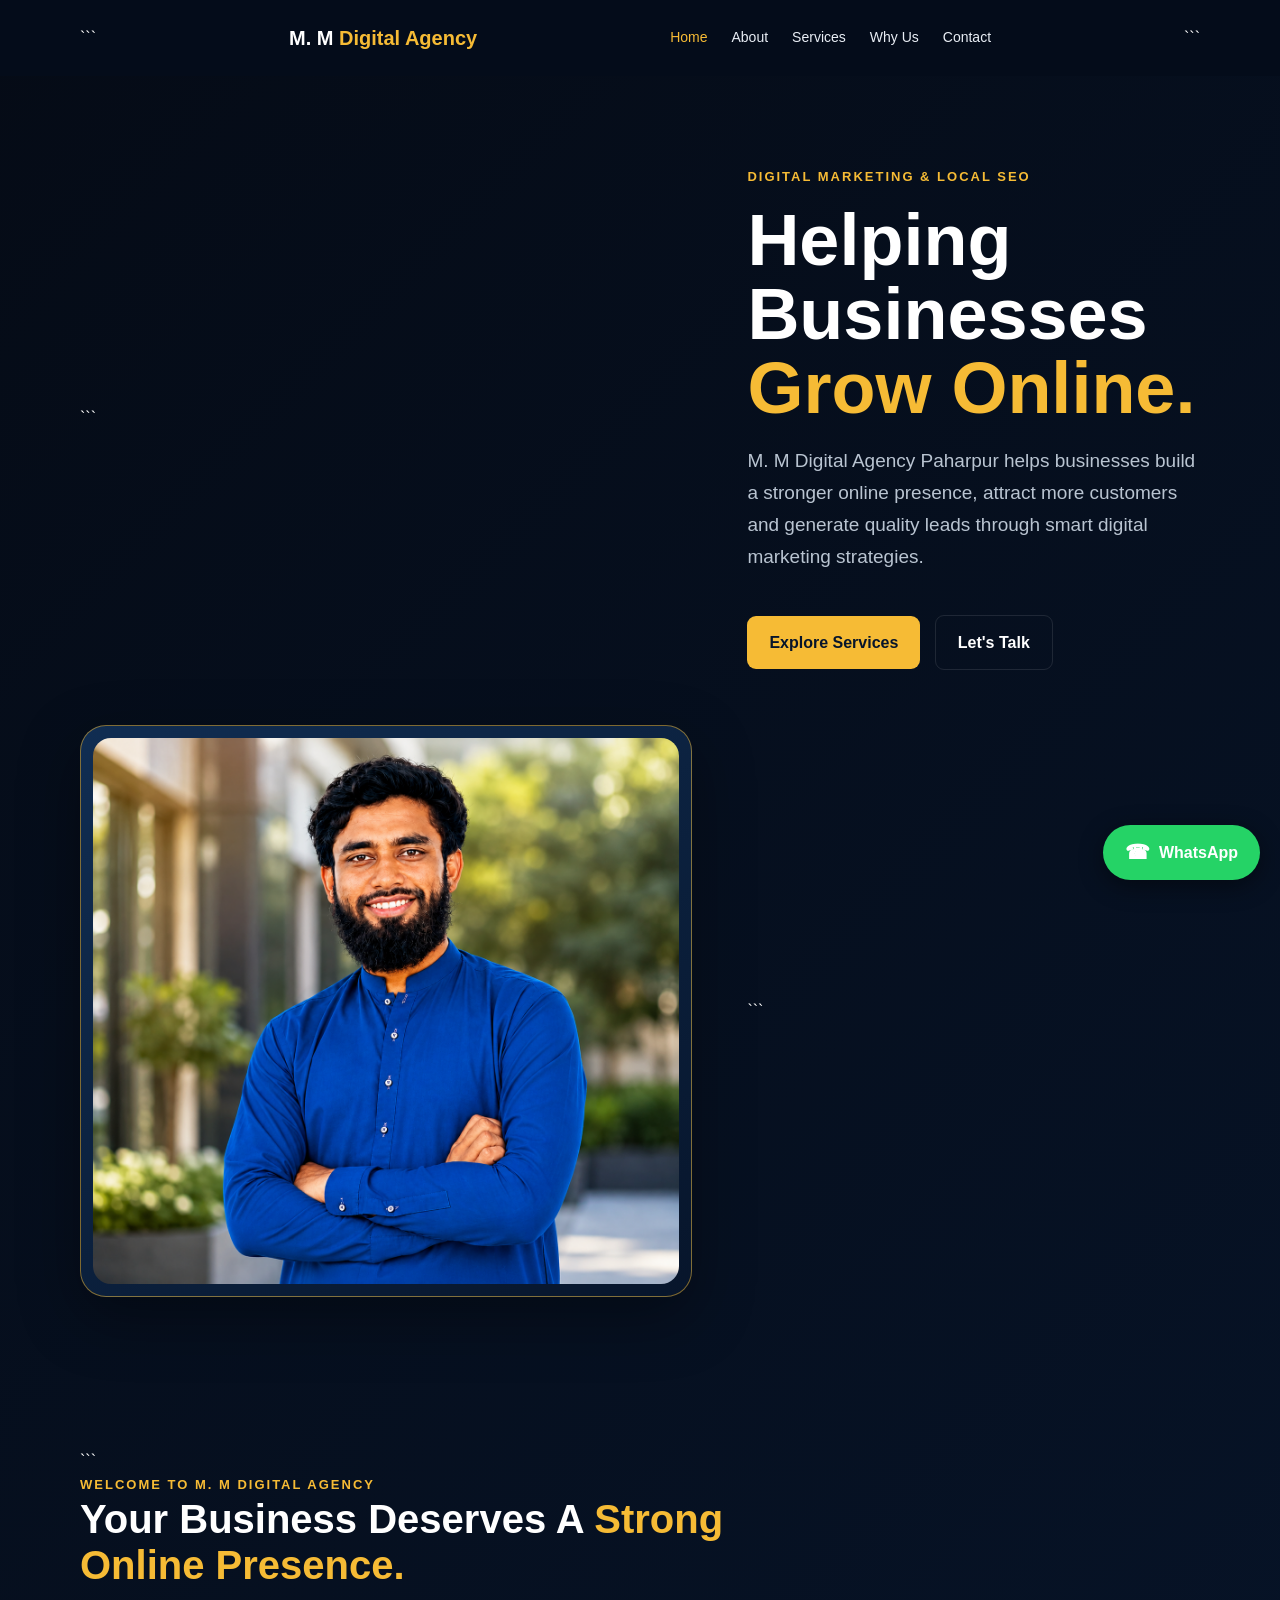
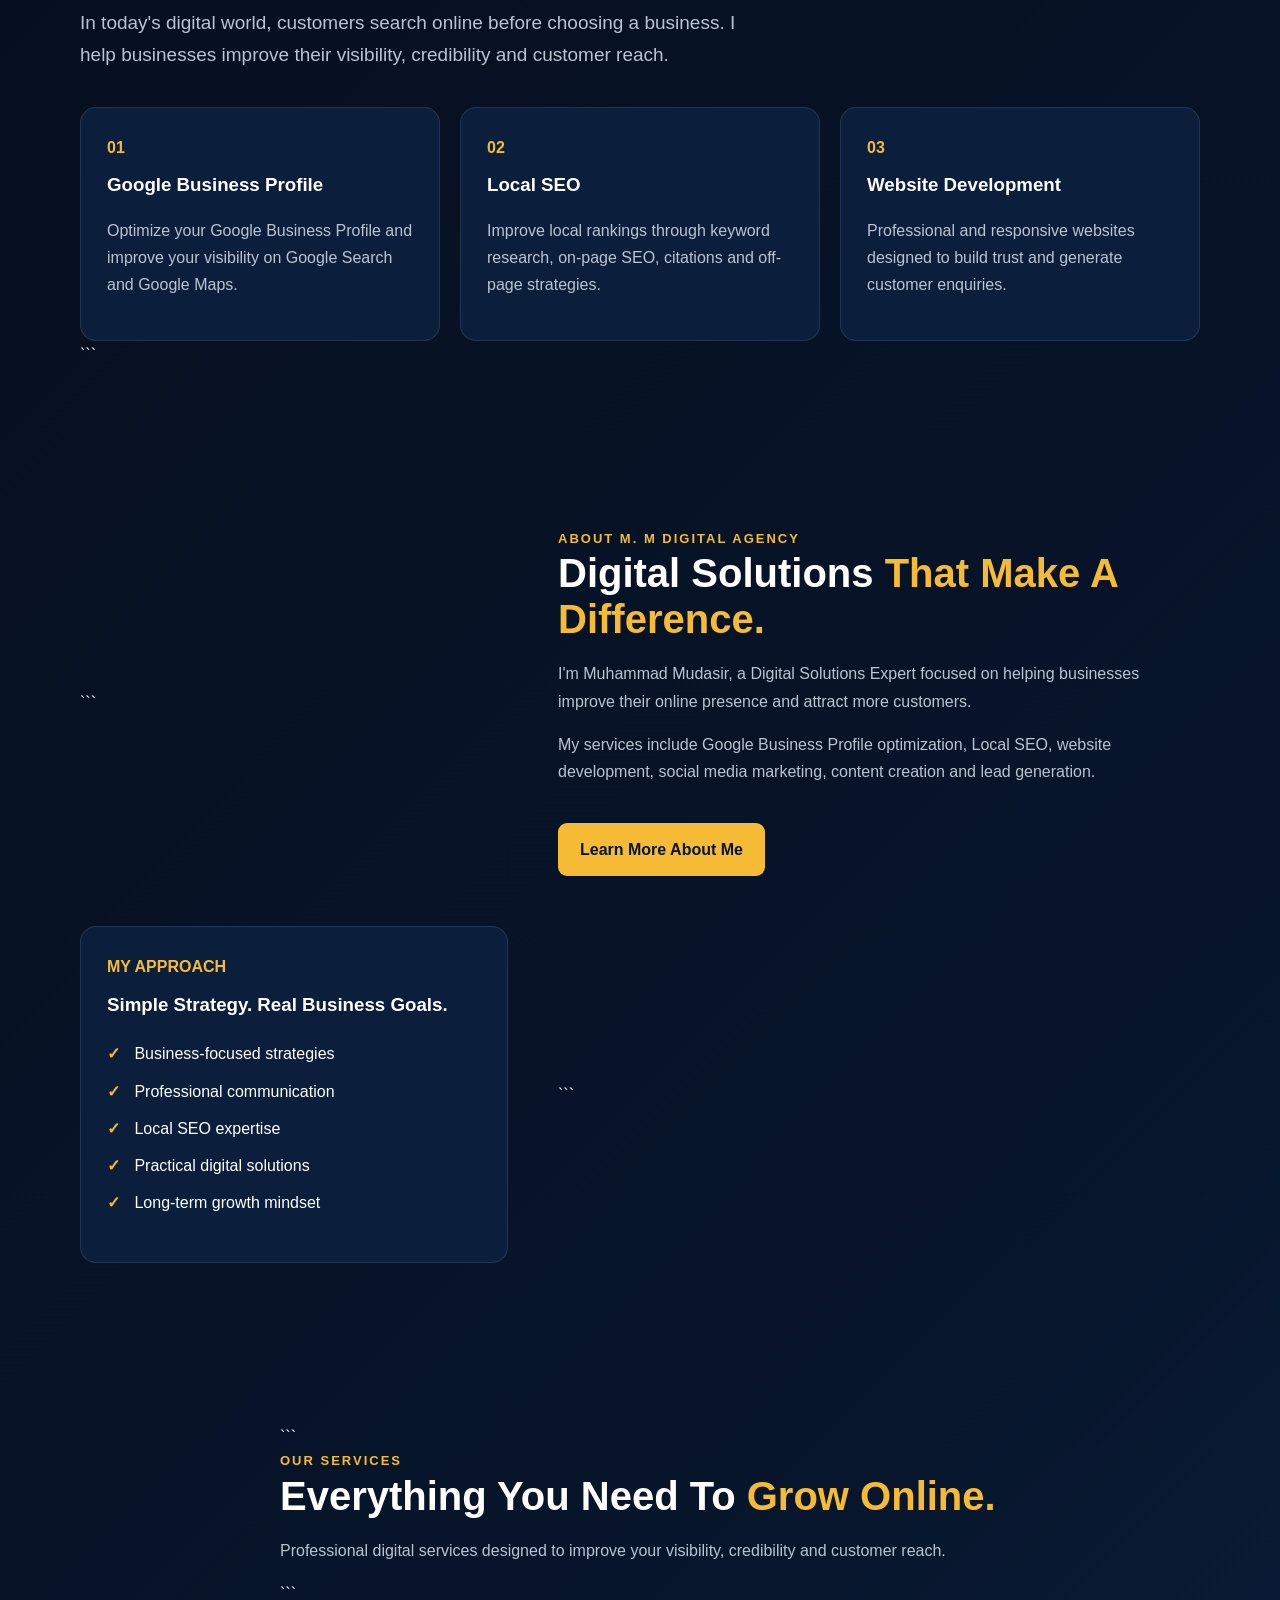
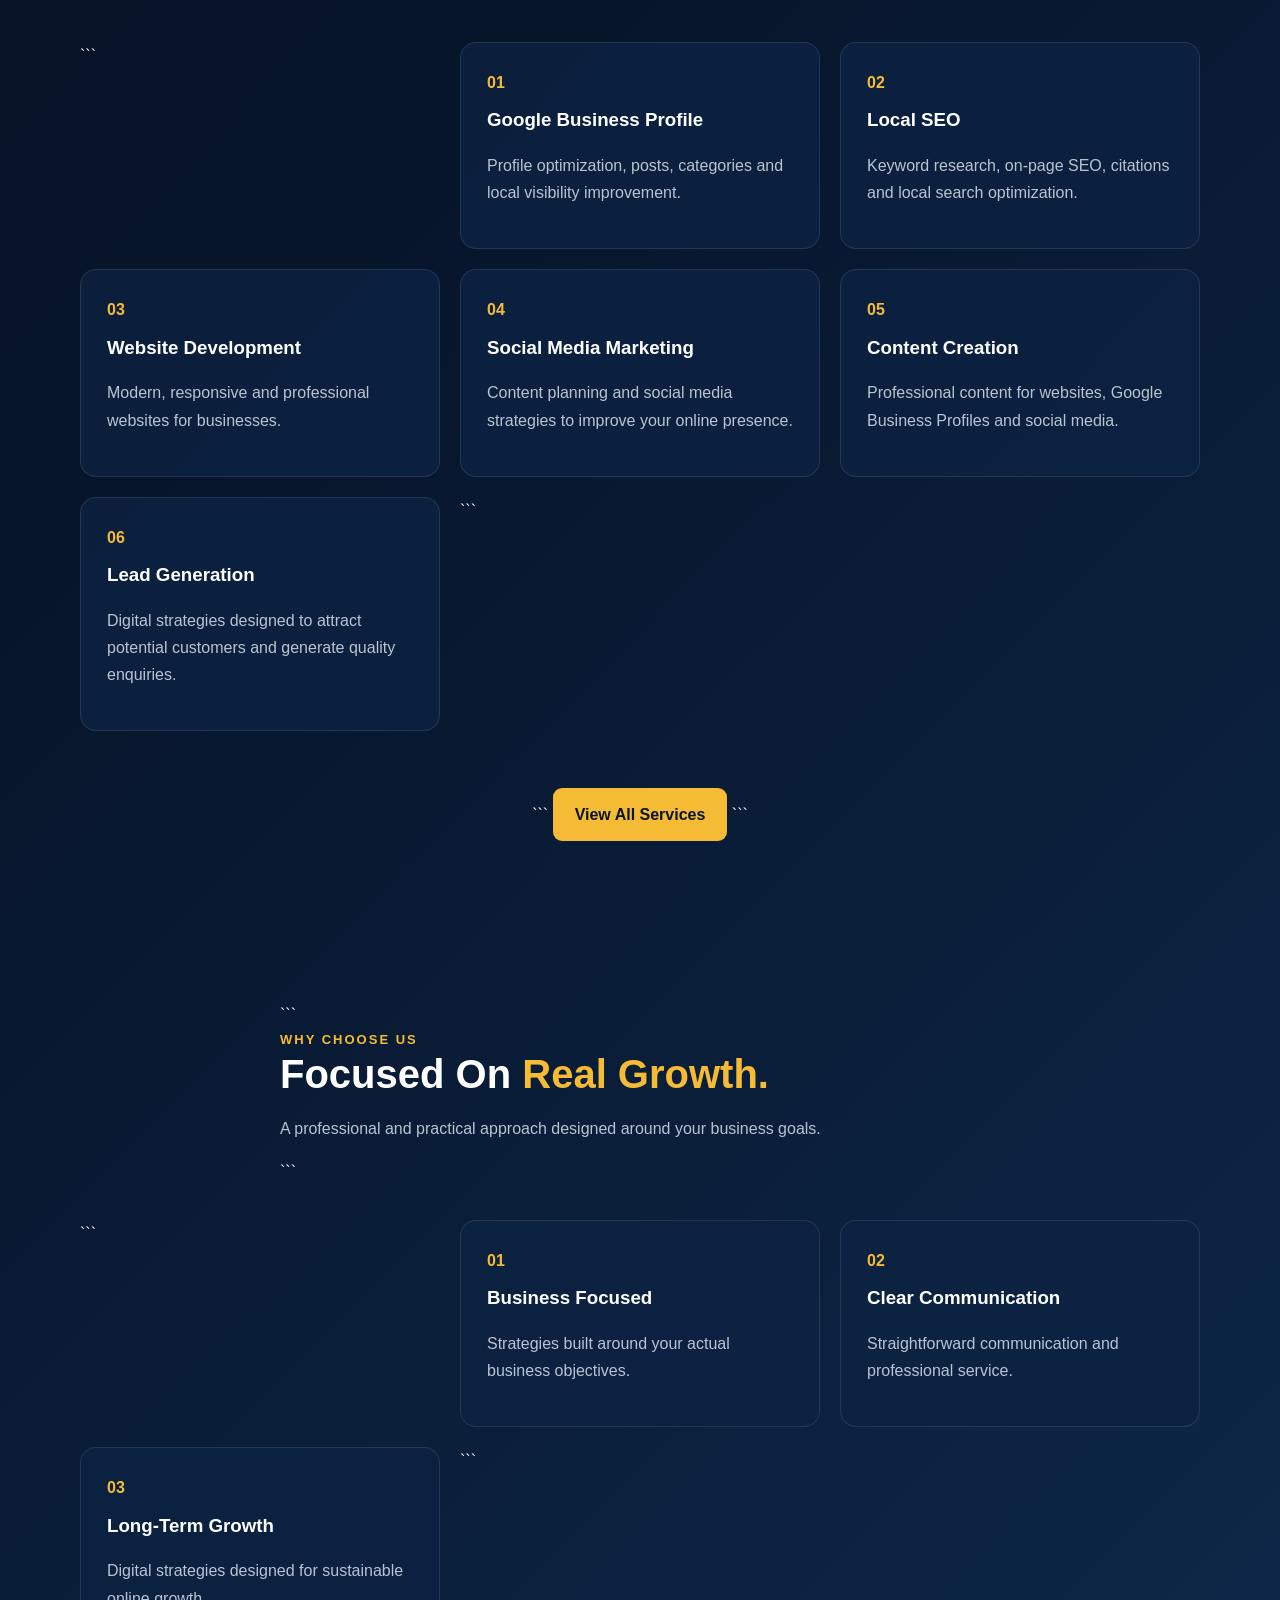
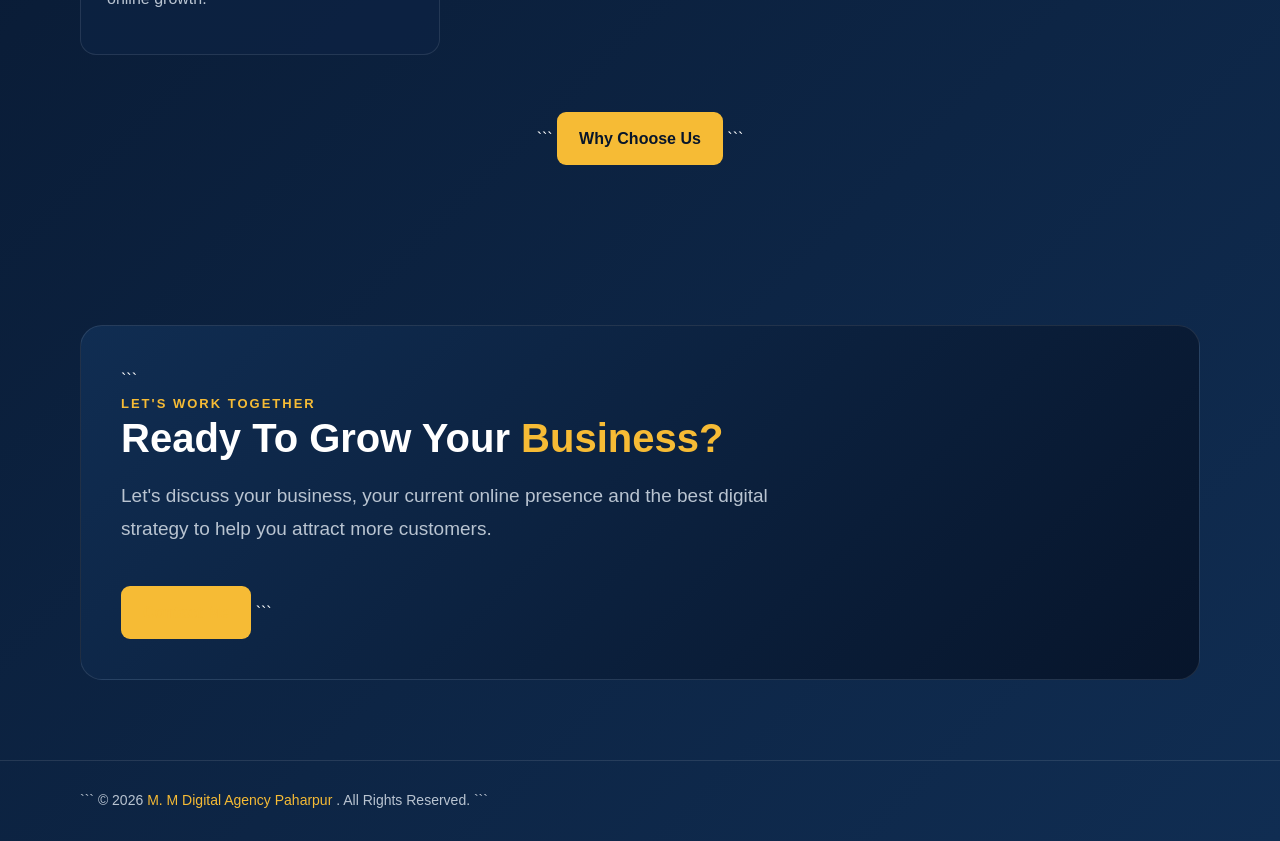
<file: index.html>
<!DOCTYPE html>

<html lang="en">

<head>

  <meta charset="UTF-8">

  <meta name="viewport" content="width=device-width, initial-scale=1.0">

  <title>M. M Digital Agency Paharpur | Digital Marketing & Local SEO</title>

<meta
name="description"
content="M. M Digital Agency Paharpur provides Digital Marketing, Local SEO, Google Business Profile optimization, website development and lead generation services."

>

<meta
name="keywords"
content="M. M Digital Agency Paharpur, Digital Marketing Paharpur, Local SEO, Google Business Profile, GMB SEO, Website Development"

>

  <meta name="author" content="Muhammad Mudasir">

  <link rel="stylesheet" href="style.css">

</head>

<body>

<!-- ================= NAVIGATION ================= -->

<header>

  <div class="wrap nav">

```
<a class="brand" href="index.html">

  M. M <span>Digital Agency</span>

</a>


<nav>

  <a class="active" href="index.html">
    Home
  </a>

  <a href="about.html">
    About
  </a>

  <a href="services.html">
    Services
  </a>

  <a href="why.html">
    Why Us
  </a>

  <a href="contact.html">
    Contact
  </a>

</nav>
```

  </div>

</header>

<!-- ================= MAIN ================= -->

<main>

<!-- ================= HERO ================= -->

<section class="hero">

  <div class="wrap hero-grid">

```
<!-- LEFT SIDE -->

<div>

  <div class="eyebrow">
    DIGITAL MARKETING & LOCAL SEO
  </div>


  <h1>

    Helping Businesses

    <span class="gold">
      Grow Online.
    </span>

  </h1>


  <p class="lead">

    M. M Digital Agency Paharpur helps businesses build
    a stronger online presence, attract more customers
    and generate quality leads through smart digital
    marketing strategies.

  </p>


  <div class="buttons">

    <a
      class="btn"
      href="services.html">

      Explore Services

    </a>


    <a
      class="btn alt"
      href="contact.html">

      Let's Talk

    </a>

  </div>

</div>



<!-- RIGHT SIDE PHOTO -->

<div class="photo">

  <img
    src="muhammad-mudasir.png"
    alt="Muhammad Mudasir - Digital Marketing Expert">

</div>
```

  </div>

</section>

<!-- ================= INTRODUCTION ================= -->

<section class="page">

  <div class="wrap">

```
<div class="section-head">

  <div class="eyebrow">
    WELCOME TO M. M DIGITAL AGENCY
  </div>


  <h2>

    Your Business Deserves A

    <span class="gold">
      Strong Online Presence.
    </span>

  </h2>


  <p class="lead">

    In today's digital world, customers search online
    before choosing a business. I help businesses improve
    their visibility, credibility and customer reach.

  </p>

</div>



<div class="cards">


  <!-- CARD 1 -->

  <div class="card">

    <strong>
      01
    </strong>

    <h3>
      Google Business Profile
    </h3>

    <p class="muted">

      Optimize your Google Business Profile and improve
      your visibility on Google Search and Google Maps.

    </p>

  </div>



  <!-- CARD 2 -->

  <div class="card">

    <strong>
      02
    </strong>

    <h3>
      Local SEO
    </h3>

    <p class="muted">

      Improve local rankings through keyword research,
      on-page SEO, citations and off-page strategies.

    </p>

  </div>



  <!-- CARD 3 -->

  <div class="card">

    <strong>
      03
    </strong>

    <h3>
      Website Development
    </h3>

    <p class="muted">

      Professional and responsive websites designed
      to build trust and generate customer enquiries.

    </p>

  </div>


</div>
```

  </div>

</section>

<!-- ================= ABOUT PREVIEW ================= -->

<section class="page">

  <div class="wrap about-grid">

```
<div>

  <div class="eyebrow">
    ABOUT M. M DIGITAL AGENCY
  </div>


  <h2>

    Digital Solutions

    <span class="gold">
      That Make A Difference.
    </span>

  </h2>


  <p class="muted">

    I'm Muhammad Mudasir, a Digital Solutions Expert
    focused on helping businesses improve their online
    presence and attract more customers.

  </p>


  <p class="muted">

    My services include Google Business Profile
    optimization, Local SEO, website development,
    social media marketing, content creation and
    lead generation.

  </p>


  <a
    class="btn"
    href="about.html">

    Learn More About Me

  </a>

</div>



<div class="card">

  <strong>
    MY APPROACH
  </strong>


  <h3>
    Simple Strategy. Real Business Goals.
  </h3>


  <ul class="list">

    <li>
      Business-focused strategies
    </li>

    <li>
      Professional communication
    </li>

    <li>
      Local SEO expertise
    </li>

    <li>
      Practical digital solutions
    </li>

    <li>
      Long-term growth mindset
    </li>

  </ul>

</div>
```

  </div>

</section>

<!-- ================= SERVICES PREVIEW ================= -->

<section class="page">

  <div class="wrap section-head">

```
<div class="eyebrow">
  OUR SERVICES
</div>


<h2>

  Everything You Need To

  <span class="gold">
    Grow Online.
  </span>

</h2>


<p class="muted">

  Professional digital services designed to improve
  your visibility, credibility and customer reach.

</p>
```

  </div>

  <div class="wrap cards">

```
<!-- SERVICE 1 -->

<div class="card">

  <strong>
    01
  </strong>

  <h3>
    Google Business Profile
  </h3>

  <p class="muted">

    Profile optimization, posts, categories and
    local visibility improvement.

  </p>

</div>



<!-- SERVICE 2 -->

<div class="card">

  <strong>
    02
  </strong>

  <h3>
    Local SEO
  </h3>

  <p class="muted">

    Keyword research, on-page SEO, citations and
    local search optimization.

  </p>

</div>



<!-- SERVICE 3 -->

<div class="card">

  <strong>
    03
  </strong>

  <h3>
    Website Development
  </h3>

  <p class="muted">

    Modern, responsive and professional websites
    for businesses.

  </p>

</div>



<!-- SERVICE 4 -->

<div class="card">

  <strong>
    04
  </strong>

  <h3>
    Social Media Marketing
  </h3>

  <p class="muted">

    Content planning and social media strategies
    to improve your online presence.

  </p>

</div>



<!-- SERVICE 5 -->

<div class="card">

  <strong>
    05
  </strong>

  <h3>
    Content Creation
  </h3>

  <p class="muted">

    Professional content for websites, Google
    Business Profiles and social media.

  </p>

</div>



<!-- SERVICE 6 -->

<div class="card">

  <strong>
    06
  </strong>

  <h3>
    Lead Generation
  </h3>

  <p class="muted">

    Digital strategies designed to attract potential
    customers and generate quality enquiries.

  </p>

</div>
```

  </div>

  <div
    style="
      text-align:center;
      margin-top:35px;
    ">

```
<a
  class="btn"
  href="services.html">

  View All Services

</a>
```

  </div>

</section>

<!-- ================= WHY US ================= -->

<section class="page">

  <div class="wrap section-head">

```
<div class="eyebrow">
  WHY CHOOSE US
</div>


<h2>

  Focused On

  <span class="gold">
    Real Growth.
  </span>

</h2>


<p class="muted">

  A professional and practical approach designed
  around your business goals.

</p>
```

  </div>

  <div class="wrap cards">

```
<!-- WHY 1 -->

<div class="card">

  <strong>
    01
  </strong>

  <h3>
    Business Focused
  </h3>

  <p class="muted">

    Strategies built around your actual business
    objectives.

  </p>

</div>



<!-- WHY 2 -->

<div class="card">

  <strong>
    02
  </strong>

  <h3>
    Clear Communication
  </h3>

  <p class="muted">

    Straightforward communication and professional
    service.

  </p>

</div>



<!-- WHY 3 -->

<div class="card">

  <strong>
    03
  </strong>

  <h3>
    Long-Term Growth
  </h3>

  <p class="muted">

    Digital strategies designed for sustainable
    online growth.

  </p>

</div>
```

  </div>

  <div
    style="
      text-align:center;
      margin-top:35px;
    ">

```
<a
  class="btn"
  href="why.html">

  Why Choose Us

</a>
```

  </div>

</section>

<!-- ================= FINAL CTA ================= -->

<section class="page">

  <div class="wrap contact">

```
<div class="eyebrow">
  LET'S WORK TOGETHER
</div>


<h2>

  Ready To Grow Your

  <span class="gold">
    Business?
  </span>

</h2>


<p class="lead">

  Let's discuss your business, your current online
  presence and the best digital strategy to help you
  attract more customers.

</p>


<a
  class="btn"
  href="contact.html">

  Contact Me

</a>
```

  </div>

</section>

</main>

<!-- ================= WHATSAPP BUTTON ================= -->

<a
href="https://wa.me/9234491178833?text=Hello%20M.%20M%20Digital%20Agency%2C%20I%20would%20like%20to%20discuss%20your%20digital%20marketing%20services."
target="_blank"
rel="noopener noreferrer"
aria-label="Chat on WhatsApp"
style="
 position:fixed;
 right:20px;
 bottom:20px;
 z-index:99999;
 background:#25D366;
 color:#ffffff !important;
 padding:14px 22px;
 border-radius:50px;
 font-family:Arial,Helvetica,sans-serif;
 font-size:16px;
 font-weight:bold;
 text-decoration:none;
 box-shadow:0 6px 25px rgba(0,0,0,0.45);
 display:flex;
 align-items:center;
 gap:9px;
">

<span
 style="
   font-size:20px;
   line-height:1;
 ">
☎ </span>

WhatsApp

</a>

<!-- ================= FOOTER ================= -->

<footer>

  <div class="wrap">

```
© 2026

<span class="gold">
  M. M Digital Agency Paharpur
</span>

. All Rights Reserved.
```

  </div>

</footer>

</body>

</html>
</file>
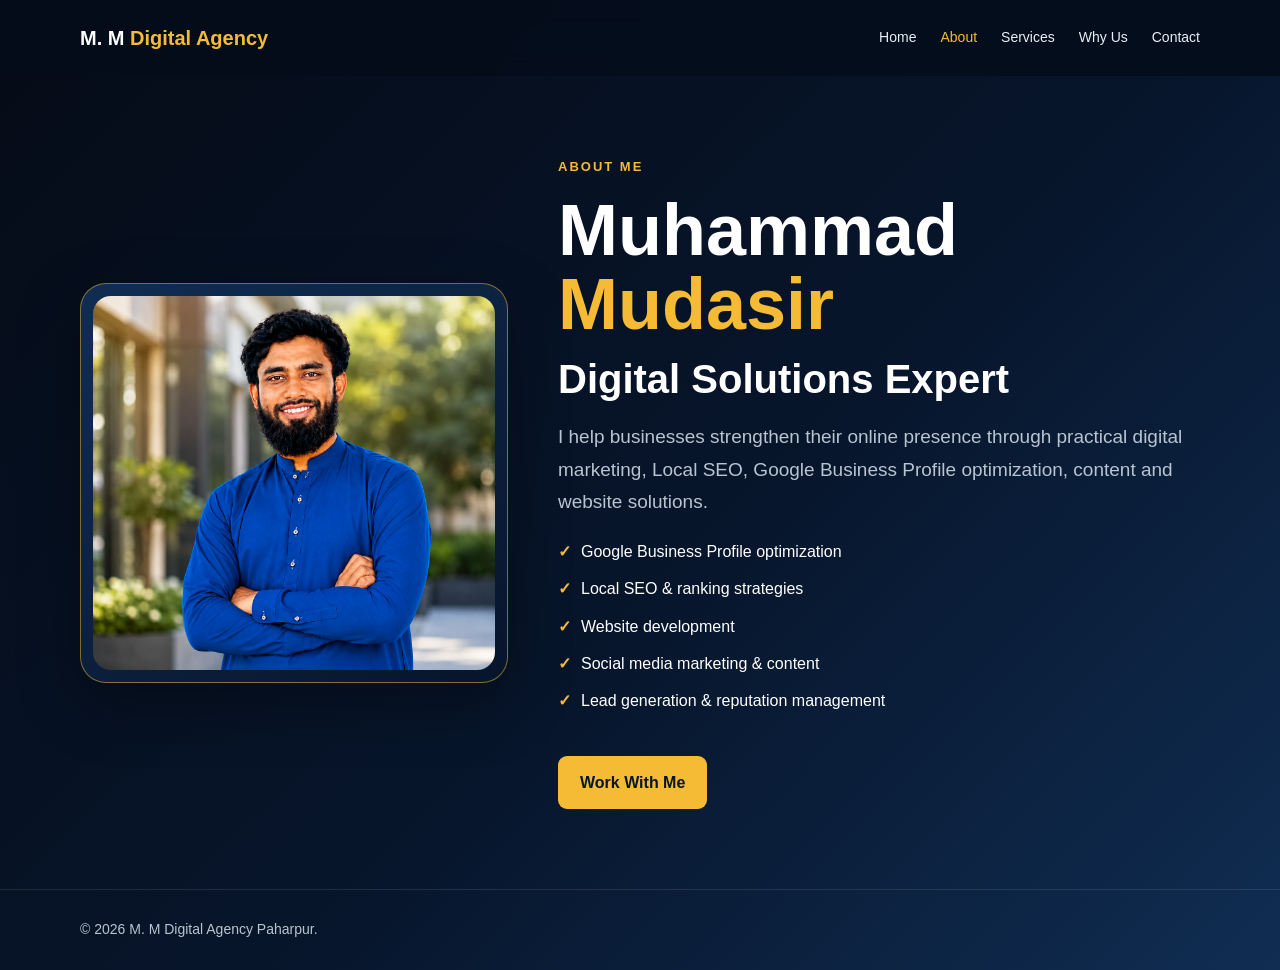
<file: about index.html.html>
<!doctype html><html lang="en"><head><meta charset="utf-8"><meta name="viewport" content="width=device-width,initial-scale=1"><title>About | M. M Digital Agency Paharpur</title><link rel="stylesheet" href="style.css"></head><body>
<header><div class="wrap nav"><a class="brand" href="index.html">M. M <span>Digital Agency</span></a><nav><a href="index.html">Home</a><a class="active" href="about.html">About</a><a href="services.html">Services</a><a href="why.html">Why Us</a><a href="contact.html">Contact</a></nav></div></header>
<main class="page"><div class="wrap about-grid"><div class="photo"><img src="muhammad-mudasir.png" alt="Muhammad Mudasir"></div><div><div class="eyebrow">About Me</div><h1>Muhammad <span class="gold">Mudasir</span></h1><h2>Digital Solutions Expert</h2><p class="lead">I help businesses strengthen their online presence through practical digital marketing, Local SEO, Google Business Profile optimization, content and website solutions.</p><ul class="list"><li>Google Business Profile optimization</li><li>Local SEO & ranking strategies</li><li>Website development</li><li>Social media marketing & content</li><li>Lead generation & reputation management</li></ul><a class="btn" href="contact.html">Work With Me</a></div></div></main>
<footer><div class="wrap">© 2026 M. M Digital Agency Paharpur.</div></footer></body></html>
</file>
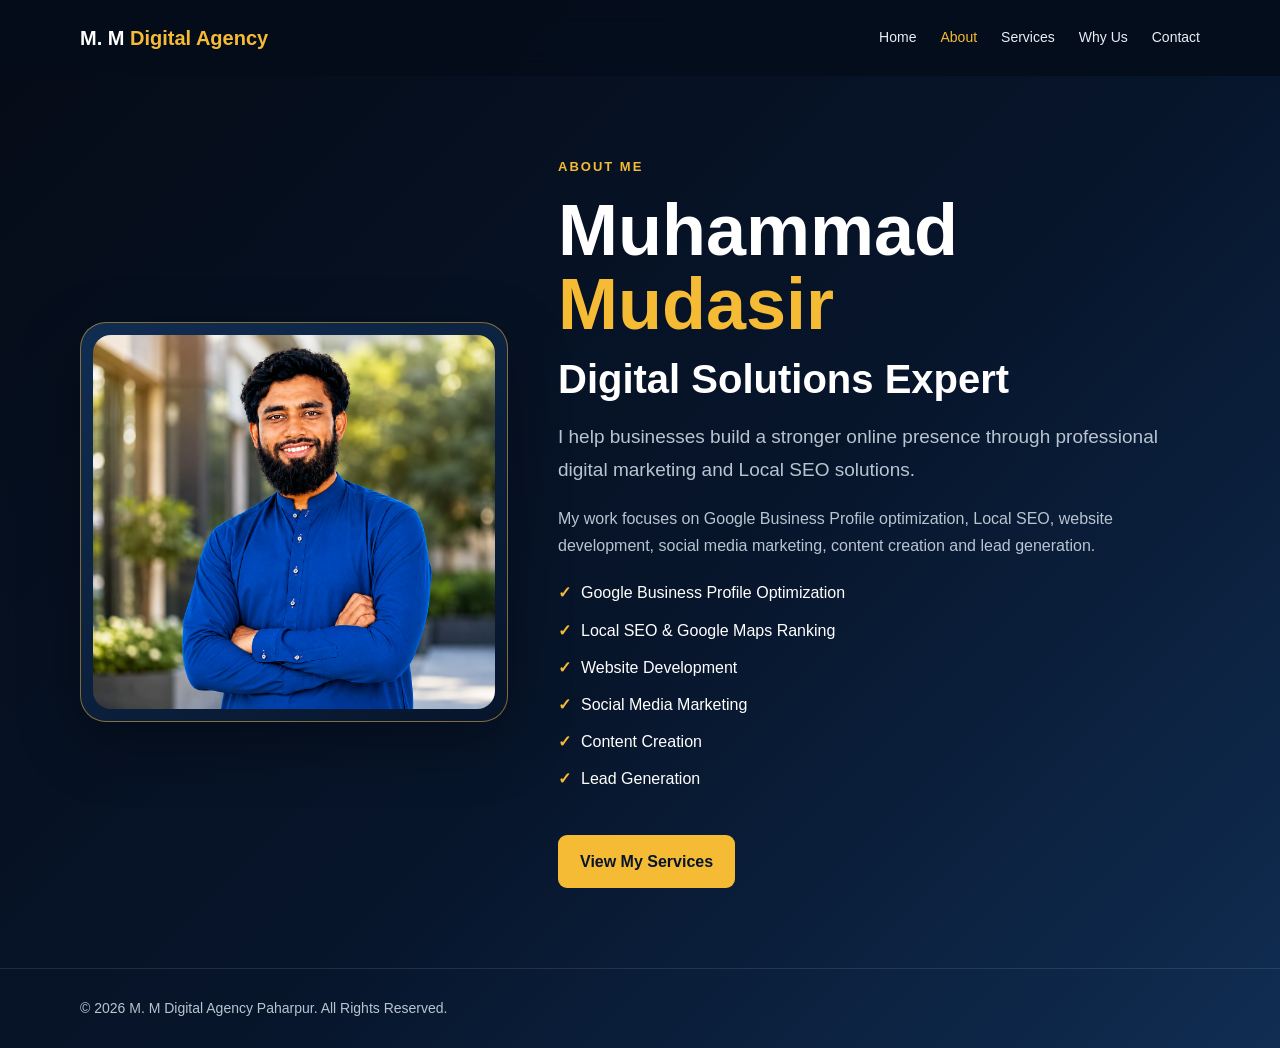
<file: about.html>
<!DOCTYPE html>
<html lang="en">
<head>
  <meta charset="UTF-8">
  <meta name="viewport" content="width=device-width, initial-scale=1.0">

  <title>About | M. M Digital Agency Paharpur</title>

  <link rel="stylesheet" href="style.css">
</head>

<body>

<header>
  <div class="wrap nav">

    <a class="brand" href="index.html">
      M. M <span>Digital Agency</span>
    </a>

    <nav>
      <a href="index.html">Home</a>
      <a class="active" href="about.html">About</a>
      <a href="services.html">Services</a>
      <a href="why.html">Why Us</a>
      <a href="contact.html">Contact</a>
    </nav>

  </div>
</header>


<main>

<section class="page">

  <div class="wrap about-grid">

    <div class="photo">

      <img
        src="muhammad-mudasir.png"
        alt="Muhammad Mudasir"
      >

    </div>


    <div>

      <div class="eyebrow">
        ABOUT ME
      </div>

      <h1>
        Muhammad
        <span class="gold">Mudasir</span>
      </h1>

      <h2>
        Digital Solutions Expert
      </h2>

      <p class="lead">
        I help businesses build a stronger online presence
        through professional digital marketing and Local SEO
        solutions.
      </p>

      <p class="muted">
        My work focuses on Google Business Profile optimization,
        Local SEO, website development, social media marketing,
        content creation and lead generation.
      </p>

      <ul class="list">

        <li>Google Business Profile Optimization</li>

        <li>Local SEO & Google Maps Ranking</li>

        <li>Website Development</li>

        <li>Social Media Marketing</li>

        <li>Content Creation</li>

        <li>Lead Generation</li>

      </ul>

      <a class="btn" href="services.html">
        View My Services
      </a>

    </div>

  </div>

</section>

</main>


<footer>

  <div class="wrap">

    © 2026 M. M Digital Agency Paharpur.
    All Rights Reserved.

  </div>

</footer>

</body>
</html>
</file>
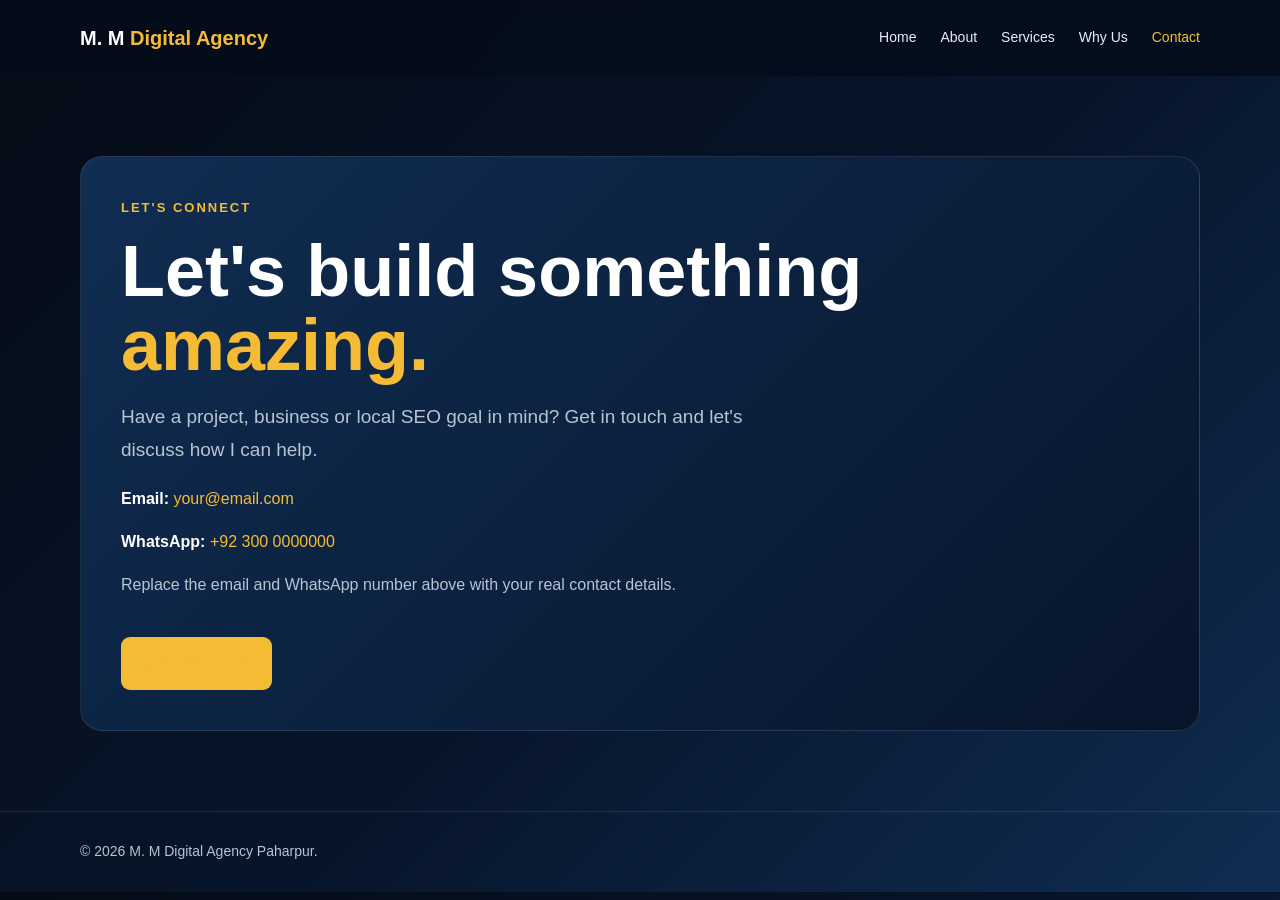
<file: contact index.html.html>
<!doctype html><html lang="en"><head><meta charset="utf-8"><meta name="viewport" content="width=device-width,initial-scale=1"><title>Contact | M. M Digital Agency Paharpur</title><link rel="stylesheet" href="style.css"></head><body>
<header><div class="wrap nav"><a class="brand" href="index.html">M. M <span>Digital Agency</span></a><nav><a href="index.html">Home</a><a href="about.html">About</a><a href="services.html">Services</a><a href="why.html">Why Us</a><a class="active" href="contact.html">Contact</a></nav></div></header>
<main class="page"><div class="wrap contact"><div class="eyebrow">Let's Connect</div><h1>Let's build something <span class="gold">amazing.</span></h1><p class="lead">Have a project, business or local SEO goal in mind? Get in touch and let's discuss how I can help.</p><p><strong>Email:</strong> <a href="mailto:your@email.com">your@email.com</a></p><p><strong>WhatsApp:</strong> <a href="https://wa.me/923000000000">+92 300 0000000</a></p><p class="muted">Replace the email and WhatsApp number above with your real contact details.</p><a class="btn" href="index.html">Back to Home</a></div></main>
<footer><div class="wrap">© 2026 M. M Digital Agency Paharpur.</div></footer></body></html>
</file>
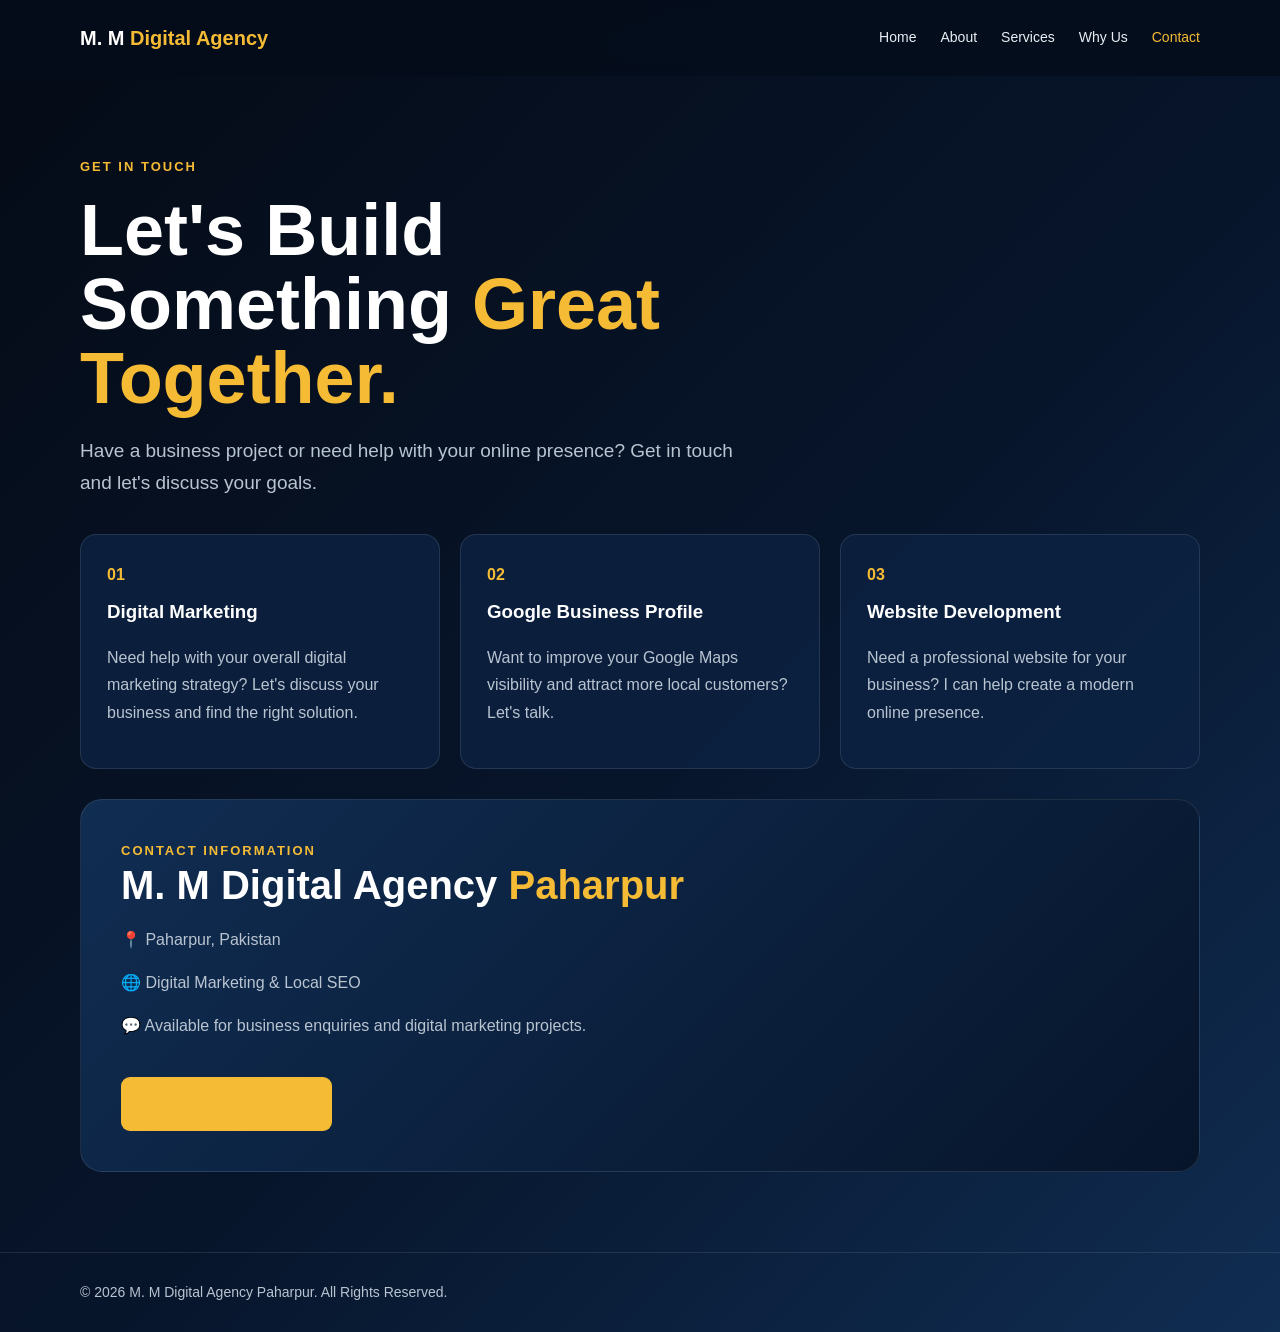
<file: contact.html>
<!DOCTYPE html>
<html lang="en">
<head>
  <meta charset="UTF-8">
  <meta name="viewport" content="width=device-width, initial-scale=1.0">

  <title>Contact | M. M Digital Agency Paharpur</title>

  <meta name="description" content="Contact M. M Digital Agency Paharpur for Digital Marketing, Local SEO, Google Business Profile optimization and website development.">

  <link rel="stylesheet" href="style.css">
</head>

<body>

<header>
  <div class="wrap nav">

    <a class="brand" href="index.html">
      M. M <span>Digital Agency</span>
    </a>

    <nav>
      <a href="index.html">Home</a>
      <a href="about.html">About</a>
      <a href="services.html">Services</a>
      <a href="why.html">Why Us</a>
      <a class="active" href="contact.html">Contact</a>
    </nav>

  </div>
</header>


<main>

<section class="page">

  <div class="wrap">

    <div class="section-head">

      <div class="eyebrow">
        GET IN TOUCH
      </div>

      <h1>
        Let's Build Something
        <span class="gold">Great Together.</span>
      </h1>

      <p class="lead">
        Have a business project or need help with your online
        presence? Get in touch and let's discuss your goals.
      </p>

    </div>


    <div class="cards">


      <div class="card">

        <strong>01</strong>

        <h3>
          Digital Marketing
        </h3>

        <p class="muted">
          Need help with your overall digital marketing strategy?
          Let's discuss your business and find the right solution.
        </p>

      </div>


      <div class="card">

        <strong>02</strong>

        <h3>
          Google Business Profile
        </h3>

        <p class="muted">
          Want to improve your Google Maps visibility and
          attract more local customers? Let's talk.
        </p>

      </div>


      <div class="card">

        <strong>03</strong>

        <h3>
          Website Development
        </h3>

        <p class="muted">
          Need a professional website for your business?
          I can help create a modern online presence.
        </p>

      </div>


    </div>


    <div class="contact" style="margin-top:30px;">

      <div class="eyebrow">
        CONTACT INFORMATION
      </div>

      <h2>
        M. M Digital Agency
        <span class="gold">Paharpur</span>
      </h2>

      <p class="muted">
        📍 Paharpur, Pakistan
      </p>

      <p class="muted">
        🌐 Digital Marketing & Local SEO
      </p>

      <p class="muted">
        💬 Available for business enquiries and digital marketing projects.
      </p>


      <a
        class="btn"
        href="https://wa.me/923000000000"
        target="_blank"
      >
        Contact on WhatsApp
      </a>

    </div>

  </div>

</section>

</main>


<footer>

  <div class="wrap">

    © 2026 M. M Digital Agency Paharpur.
    All Rights Reserved.

  </div>

</footer>

</body>
</html>
</file>
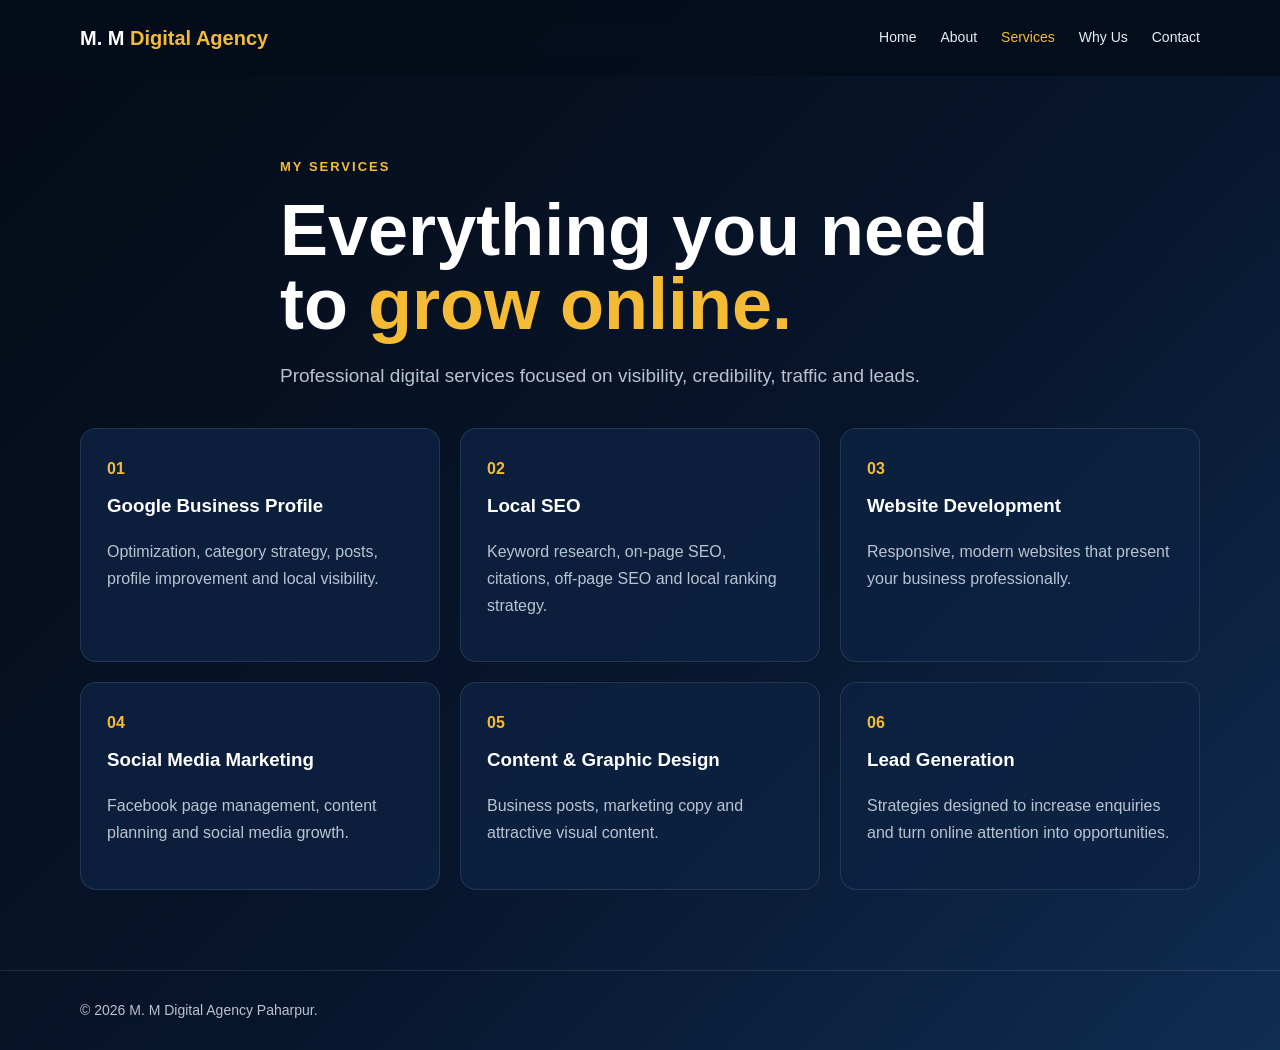
<file: services index.html.html>
<!doctype html><html lang="en"><head><meta charset="utf-8"><meta name="viewport" content="width=device-width,initial-scale=1"><title>Services | M. M Digital Agency Paharpur</title><link rel="stylesheet" href="style.css"></head><body>
<header><div class="wrap nav"><a class="brand" href="index.html">M. M <span>Digital Agency</span></a><nav><a href="index.html">Home</a><a href="about.html">About</a><a class="active" href="services.html">Services</a><a href="why.html">Why Us</a><a href="contact.html">Contact</a></nav></div></header>
<main class="page"><div class="wrap section-head"><div class="eyebrow">My Services</div><h1>Everything you need to <span class="gold">grow online.</span></h1><p class="lead">Professional digital services focused on visibility, credibility, traffic and leads.</p></div><div class="wrap cards"><div class="card"><strong>01</strong><h3>Google Business Profile</h3><p class="muted">Optimization, category strategy, posts, profile improvement and local visibility.</p></div><div class="card"><strong>02</strong><h3>Local SEO</h3><p class="muted">Keyword research, on-page SEO, citations, off-page SEO and local ranking strategy.</p></div><div class="card"><strong>03</strong><h3>Website Development</h3><p class="muted">Responsive, modern websites that present your business professionally.</p></div><div class="card"><strong>04</strong><h3>Social Media Marketing</h3><p class="muted">Facebook page management, content planning and social media growth.</p></div><div class="card"><strong>05</strong><h3>Content & Graphic Design</h3><p class="muted">Business posts, marketing copy and attractive visual content.</p></div><div class="card"><strong>06</strong><h3>Lead Generation</h3><p class="muted">Strategies designed to increase enquiries and turn online attention into opportunities.</p></div></div></main>
<footer><div class="wrap">© 2026 M. M Digital Agency Paharpur.</div></footer></body></html>
</file>
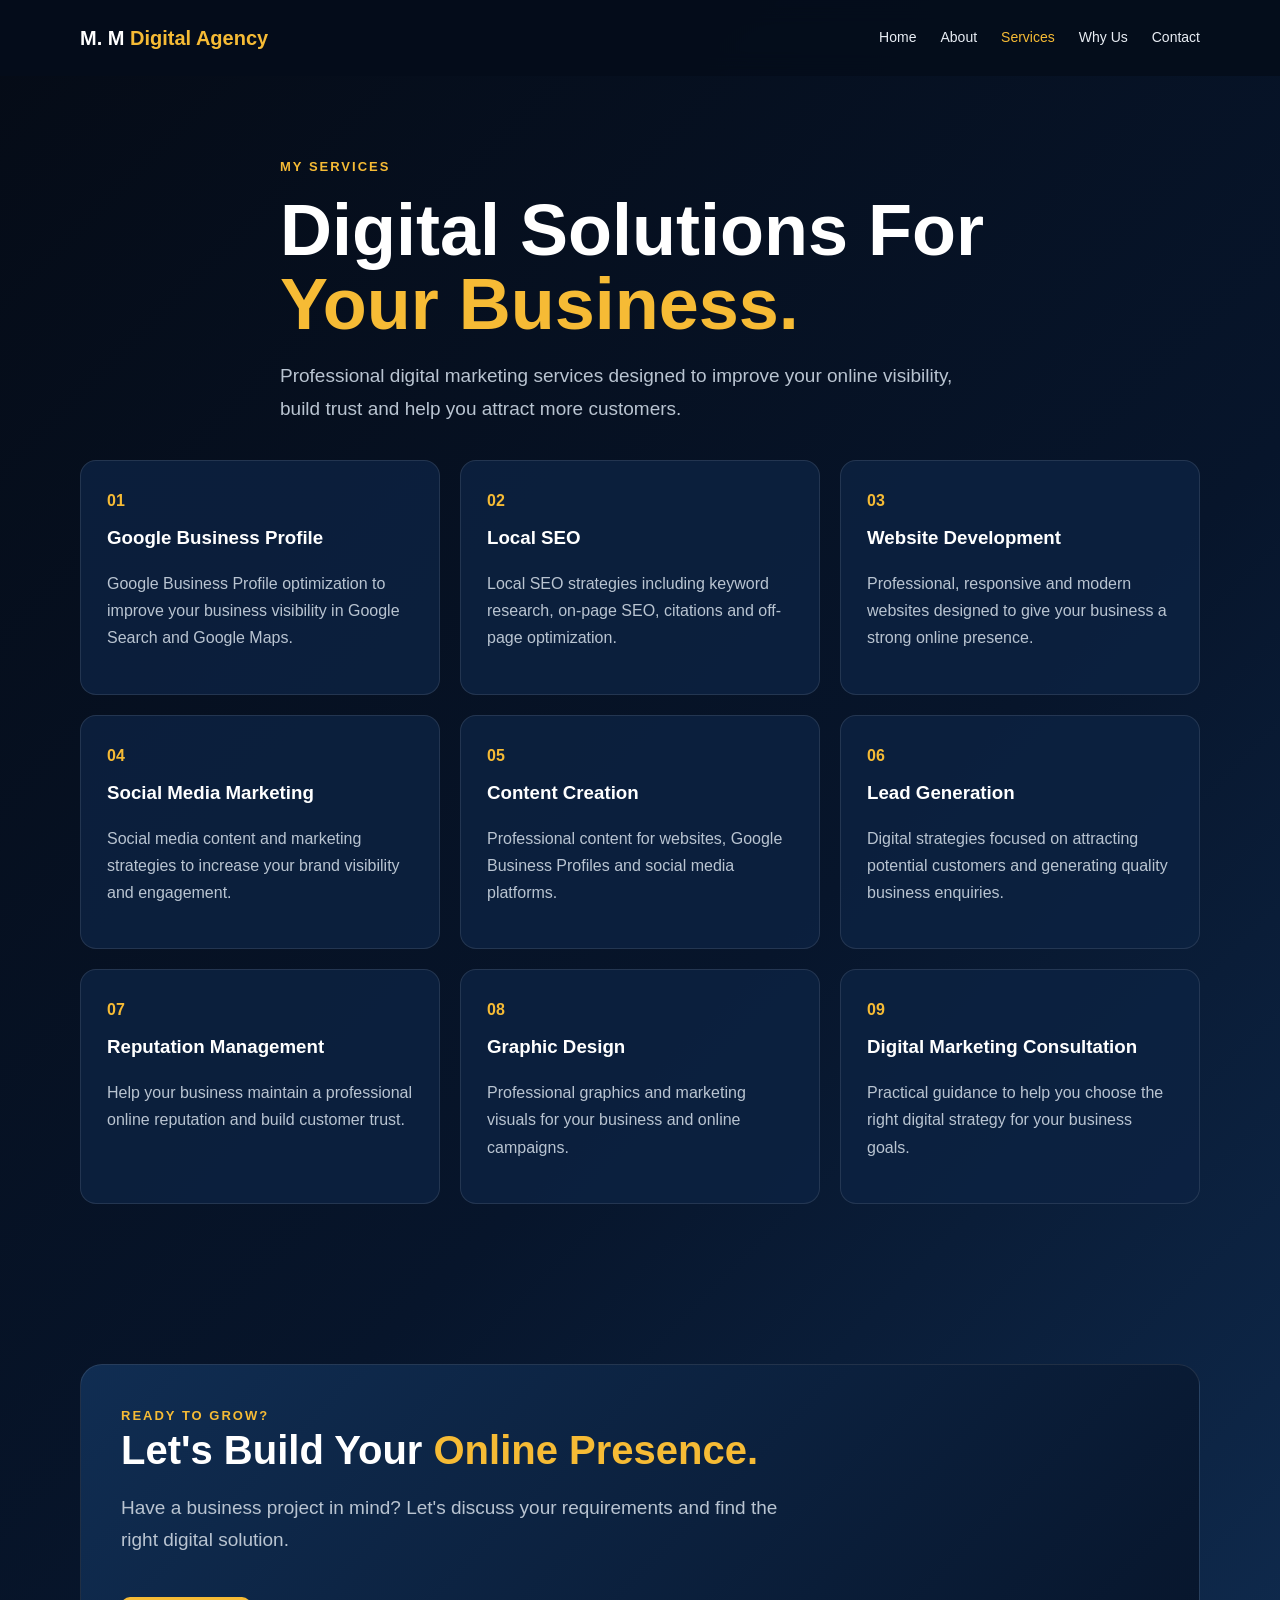
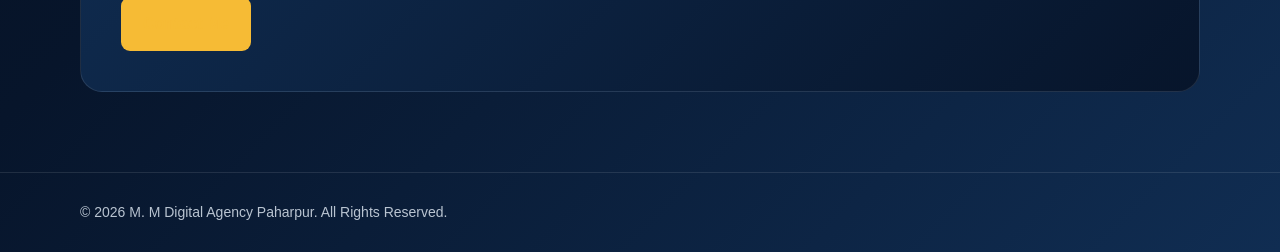
<file: services.html>
<!DOCTYPE html>
<html lang="en">
<head>
  <meta charset="UTF-8">
  <meta name="viewport" content="width=device-width, initial-scale=1.0">

  <title>Services | M. M Digital Agency Paharpur</title>

  <link rel="stylesheet" href="style.css">
</head>

<body>

<header>
  <div class="wrap nav">

    <a class="brand" href="index.html">
      M. M <span>Digital Agency</span>
    </a>

    <nav>
      <a href="index.html">Home</a>
      <a href="about.html">About</a>
      <a class="active" href="services.html">Services</a>
      <a href="why.html">Why Us</a>
      <a href="contact.html">Contact</a>
    </nav>

  </div>
</header>


<main>

<section class="page">

  <div class="wrap section-head">

    <div class="eyebrow">
      MY SERVICES
    </div>

    <h1>
      Digital Solutions For
      <span class="gold">Your Business.</span>
    </h1>

    <p class="lead">
      Professional digital marketing services designed to
      improve your online visibility, build trust and help
      you attract more customers.
    </p>

  </div>


  <div class="wrap cards">


    <div class="card">

      <strong>01</strong>

      <h3>
        Google Business Profile
      </h3>

      <p class="muted">
        Google Business Profile optimization to improve your
        business visibility in Google Search and Google Maps.
      </p>

    </div>


    <div class="card">

      <strong>02</strong>

      <h3>
        Local SEO
      </h3>

      <p class="muted">
        Local SEO strategies including keyword research,
        on-page SEO, citations and off-page optimization.
      </p>

    </div>


    <div class="card">

      <strong>03</strong>

      <h3>
        Website Development
      </h3>

      <p class="muted">
        Professional, responsive and modern websites designed
        to give your business a strong online presence.
      </p>

    </div>


    <div class="card">

      <strong>04</strong>

      <h3>
        Social Media Marketing
      </h3>

      <p class="muted">
        Social media content and marketing strategies to
        increase your brand visibility and engagement.
      </p>

    </div>


    <div class="card">

      <strong>05</strong>

      <h3>
        Content Creation
      </h3>

      <p class="muted">
        Professional content for websites, Google Business
        Profiles and social media platforms.
      </p>

    </div>


    <div class="card">

      <strong>06</strong>

      <h3>
        Lead Generation
      </h3>

      <p class="muted">
        Digital strategies focused on attracting potential
        customers and generating quality business enquiries.
      </p>

    </div>


    <div class="card">

      <strong>07</strong>

      <h3>
        Reputation Management
      </h3>

      <p class="muted">
        Help your business maintain a professional online
        reputation and build customer trust.
      </p>

    </div>


    <div class="card">

      <strong>08</strong>

      <h3>
        Graphic Design
      </h3>

      <p class="muted">
        Professional graphics and marketing visuals for your
        business and online campaigns.
      </p>

    </div>


    <div class="card">

      <strong>09</strong>

      <h3>
        Digital Marketing Consultation
      </h3>

      <p class="muted">
        Practical guidance to help you choose the right
        digital strategy for your business goals.
      </p>

    </div>


  </div>

</section>


<section class="page">

  <div class="wrap contact">

    <div class="eyebrow">
      READY TO GROW?
    </div>

    <h2>
      Let's Build Your
      <span class="gold">Online Presence.</span>
    </h2>

    <p class="lead">
      Have a business project in mind? Let's discuss your
      requirements and find the right digital solution.
    </p>

    <a class="btn" href="contact.html">
      Contact Me
    </a>

  </div>

</section>

</main>


<footer>

  <div class="wrap">

    © 2026 M. M Digital Agency Paharpur.
    All Rights Reserved.

  </div>

</footer>

</body>
</html>
</file>
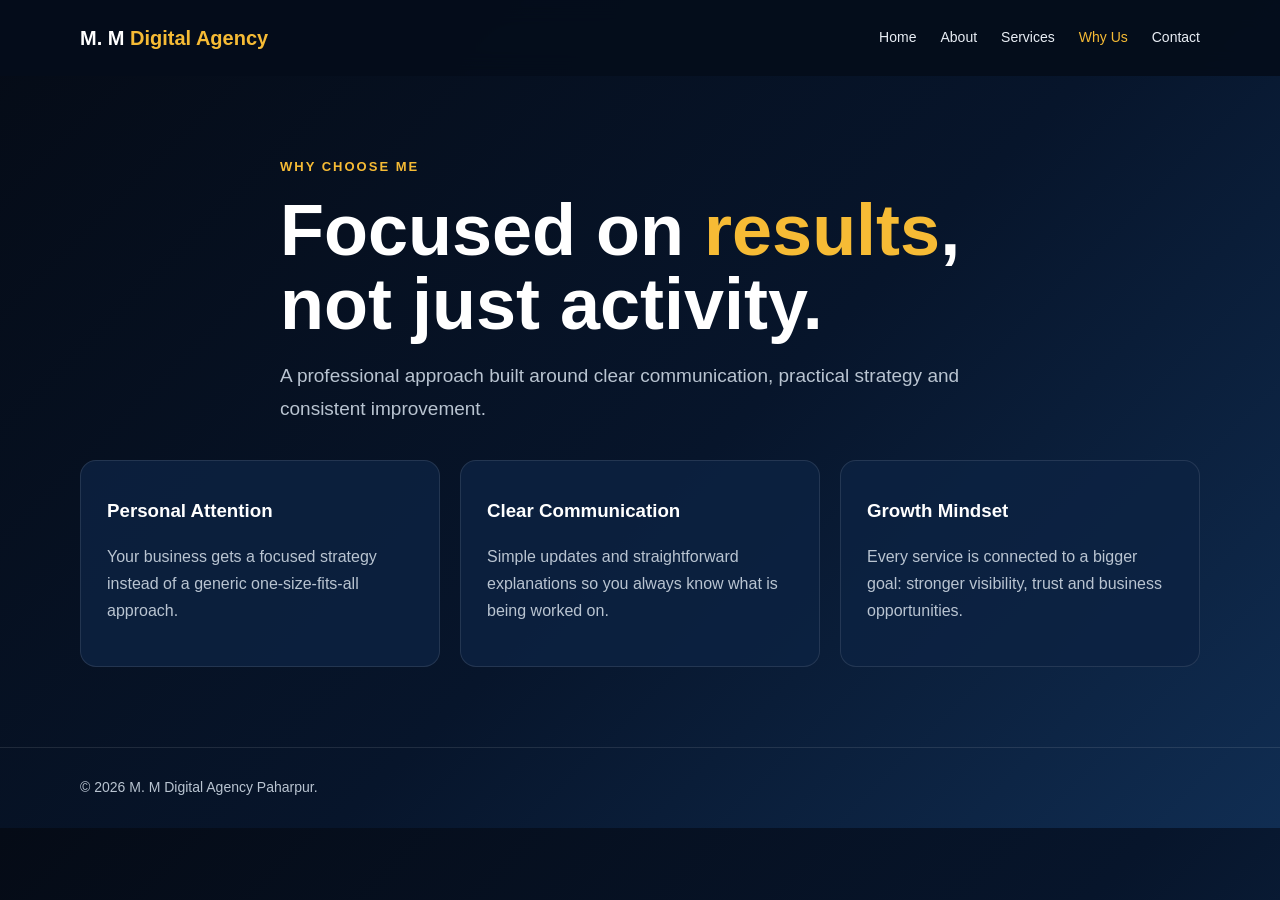
<file: why index.html.html>
<!doctype html><html lang="en"><head><meta charset="utf-8"><meta name="viewport" content="width=device-width,initial-scale=1"><title>Why Us | M. M Digital Agency Paharpur</title><link rel="stylesheet" href="style.css"></head><body>
<header><div class="wrap nav"><a class="brand" href="index.html">M. M <span>Digital Agency</span></a><nav><a href="index.html">Home</a><a href="about.html">About</a><a href="services.html">Services</a><a class="active" href="why.html">Why Us</a><a href="contact.html">Contact</a></nav></div></header>
<main class="page"><div class="wrap section-head"><div class="eyebrow">Why Choose Me</div><h1>Focused on <span class="gold">results</span>, not just activity.</h1><p class="lead">A professional approach built around clear communication, practical strategy and consistent improvement.</p></div><div class="wrap cards"><div class="card"><h3>Personal Attention</h3><p class="muted">Your business gets a focused strategy instead of a generic one-size-fits-all approach.</p></div><div class="card"><h3>Clear Communication</h3><p class="muted">Simple updates and straightforward explanations so you always know what is being worked on.</p></div><div class="card"><h3>Growth Mindset</h3><p class="muted">Every service is connected to a bigger goal: stronger visibility, trust and business opportunities.</p></div></div></main>
<footer><div class="wrap">© 2026 M. M Digital Agency Paharpur.</div></footer></body></html>
</file>
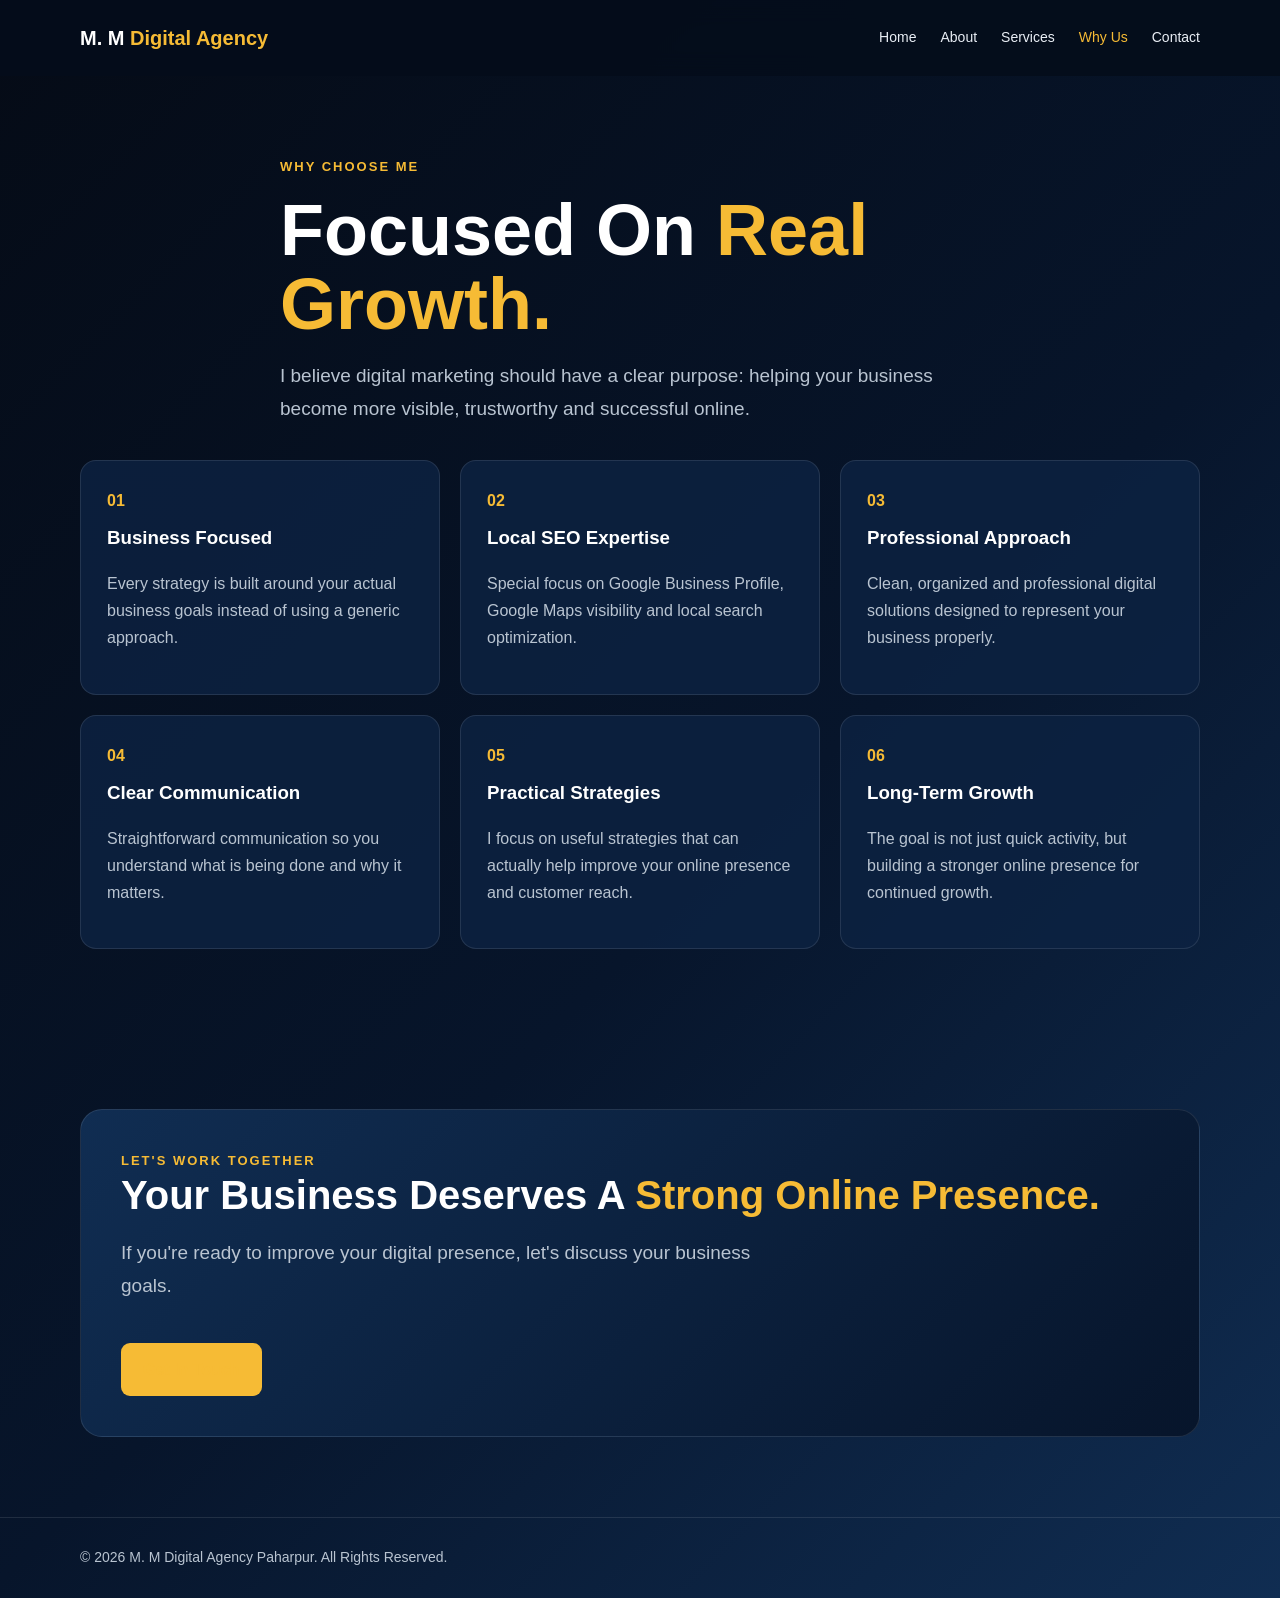
<file: why.html>
<!DOCTYPE html>
<html lang="en">
<head>
  <meta charset="UTF-8">
  <meta name="viewport" content="width=device-width, initial-scale=1.0">

  <title>Why Us | M. M Digital Agency Paharpur</title>

  <link rel="stylesheet" href="style.css">
</head>

<body>

<header>
  <div class="wrap nav">

    <a class="brand" href="index.html">
      M. M <span>Digital Agency</span>
    </a>

    <nav>
      <a href="index.html">Home</a>
      <a href="about.html">About</a>
      <a href="services.html">Services</a>
      <a class="active" href="why.html">Why Us</a>
      <a href="contact.html">Contact</a>
    </nav>

  </div>
</header>


<main>

<section class="page">

  <div class="wrap section-head">

    <div class="eyebrow">
      WHY CHOOSE ME
    </div>

    <h1>
      Focused On
      <span class="gold">Real Growth.</span>
    </h1>

    <p class="lead">
      I believe digital marketing should have a clear purpose:
      helping your business become more visible, trustworthy
      and successful online.
    </p>

  </div>


  <div class="wrap cards">


    <div class="card">

      <strong>01</strong>

      <h3>
        Business Focused
      </h3>

      <p class="muted">
        Every strategy is built around your actual business
        goals instead of using a generic approach.
      </p>

    </div>


    <div class="card">

      <strong>02</strong>

      <h3>
        Local SEO Expertise
      </h3>

      <p class="muted">
        Special focus on Google Business Profile, Google Maps
        visibility and local search optimization.
      </p>

    </div>


    <div class="card">

      <strong>03</strong>

      <h3>
        Professional Approach
      </h3>

      <p class="muted">
        Clean, organized and professional digital solutions
        designed to represent your business properly.
      </p>

    </div>


    <div class="card">

      <strong>04</strong>

      <h3>
        Clear Communication
      </h3>

      <p class="muted">
        Straightforward communication so you understand what
        is being done and why it matters.
      </p>

    </div>


    <div class="card">

      <strong>05</strong>

      <h3>
        Practical Strategies
      </h3>

      <p class="muted">
        I focus on useful strategies that can actually help
        improve your online presence and customer reach.
      </p>

    </div>


    <div class="card">

      <strong>06</strong>

      <h3>
        Long-Term Growth
      </h3>

      <p class="muted">
        The goal is not just quick activity, but building a
        stronger online presence for continued growth.
      </p>

    </div>


  </div>

</section>


<section class="page">

  <div class="wrap contact">

    <div class="eyebrow">
      LET'S WORK TOGETHER
    </div>

    <h2>
      Your Business Deserves A
      <span class="gold">Strong Online Presence.</span>
    </h2>

    <p class="lead">
      If you're ready to improve your digital presence,
      let's discuss your business goals.
    </p>

    <a class="btn" href="contact.html">
      Get In Touch
    </a>

  </div>

</section>

</main>


<footer>

  <div class="wrap">

    © 2026 M. M Digital Agency Paharpur.
    All Rights Reserved.

  </div>

</footer>

</body>
</html>
</file>
<file: style.css>
:root{
--bg:#07152b;
--panel:#0d2342;
--gold:#f6bb35;
--white:#fff;
--muted:#b9c4d1;
--line:rgba(255,255,255,.1);
}

*{
box-sizing:border-box;
}

html{
scroll-behavior:smooth;
}

body{
margin:0;
font-family:Arial,Helvetica,sans-serif;
background:linear-gradient(135deg,#050b16,#07152b 55%,#102d52);
color:var(--white);
line-height:1.7;
}

a{
color:inherit;
text-decoration:none;
}

.wrap{
width:min(1120px,92%);
margin:auto;
}

/* HEADER */

header{
position:sticky;
top:0;
z-index:20;
background:rgba(5,13,27,.94);
backdrop-filter:blur(12px);
}

.nav{
min-height:76px;
display:flex;
align-items:center;
justify-content:space-between;
gap:25px;
}

.brand{
font-weight:800;
font-size:20px;
}

.brand span{
color:var(--gold);
}

nav{
display:flex;
gap:24px;
flex-wrap:wrap;
}

nav a{
font-size:14px;
color:#e9eef5;
}

nav a:hover,
nav a.active{
color:var(--gold);
}

/* HERO */

.hero{
padding:90px 0 70px;
}

.hero-grid{
display:grid;
grid-template-columns:1.15fr .85fr;
gap:55px;
align-items:center;
}

.eyebrow{
color:var(--gold);
font-weight:800;
letter-spacing:2px;
text-transform:uppercase;
font-size:13px;
}

h1{
font-size:clamp(42px,6vw,72px);
line-height:1.03;
margin:15px 0;
}

.gold{
color:var(--gold);
}

h2{
font-size:40px;
line-height:1.15;
margin:0 0 18px;
}

h3{
margin:8px 0;
}

.lead{
font-size:19px;
color:var(--muted);
max-width:680px;
}

/* BUTTONS */

.btn{
display:inline-block;
margin-top:22px;
padding:13px 22px;
border-radius:9px;
background:var(--gold);
color:#07152b;
font-weight:800;
}

.btn:hover{
transform:translateY(-2px);
}

.btn.alt{
margin-left:10px;
background:transparent;
color:#fff;
border:1px solid var(--line);
}

/* PHOTO */

.photo{
background:linear-gradient(145deg,#102d52,#07152b);
padding:12px;
border:1px solid rgba(246,187,53,.5);
border-radius:26px;
box-shadow:0 20px 60px rgba(0,0,0,.35);
}

.photo img{
width:100%;
display:block;
border-radius:18px;
}

/* SECTIONS */

.page{
padding:80px 0;
}

.section-head{
max-width:720px;
margin-bottom:35px;
}

.muted{
color:var(--muted);
}

/* CARDS */

.cards{
display:grid;
grid-template-columns:repeat(3,1fr);
gap:20px;
}

.card{
background:rgba(13,35,66,.82);
border:1px solid var(--line);
padding:26px;
border-radius:16px;
}

.card strong{
color:var(--gold);
}

/* ABOUT */

.about-grid{
display:grid;
grid-template-columns:.8fr 1.2fr;
gap:50px;
align-items:center;
}

.list{
padding:0;
margin:20px 0;
list-style:none;
}

.list li{
margin:10px 0;
}

.list li:before{
content:"✓";
color:var(--gold);
font-weight:bold;
margin-right:10px;
}

/* CENTER BUTTON */

.center-btn{
text-align:center;
margin-top:35px;
}

/* CONTACT */

.contact{
background:linear-gradient(135deg,#102d52,#07152b);
border:1px solid var(--line);
border-radius:22px;
padding:40px;
}

.contact a{
color:var(--gold);
}

/* WHATSAPP */

.whatsapp-btn{
position:fixed;
right:22px;
bottom:22px;
z-index:9999;
display:flex;
align-items:center;
justify-content:center;
gap:8px;
padding:14px 20px;
border-radius:50px;
background:#25D366;
color:#fff !important;
font-size:15px;
font-weight:800;
text-decoration:none;
box-shadow:0 8px 25px rgba(0,0,0,.4);
transition:all .2s ease;
}

.whatsapp-btn:hover{
transform:translateY(-4px);
box-shadow:0 12px 30px rgba(0,0,0,.5);
}

.whatsapp-icon{
font-size:18px;
font-weight:bold;
}

/* FOOTER */

footer{
border-top:1px solid var(--line);
padding:28px 0;
color:var(--muted);
font-size:14px;
}

/* MOBILE */

@media(max-width:800px){

.hero-grid,
.about-grid{
grid-template-columns:1fr;
}

.cards{
grid-template-columns:1fr;
}

.nav{
align-items:flex-start;
padding:18px 0;
flex-direction:column;
}

nav{
gap:15px;
}

.hero{
padding-top:55px;
}

h1{
font-size:46px;
}

.btn.alt{
margin-left:0;
}

.whatsapp-btn{
right:15px;
bottom:15px;
padding:12px 17px;
font-size:14px;
}

}

@media(max-width:480px){

.whatsapp-btn{
padding:12px 15px;
font-size:13px;
}

.whatsapp-icon{
font-size:16px;
}

h2{
font-size:32px;
}

.contact{
padding:28px;
}

}
</file>
